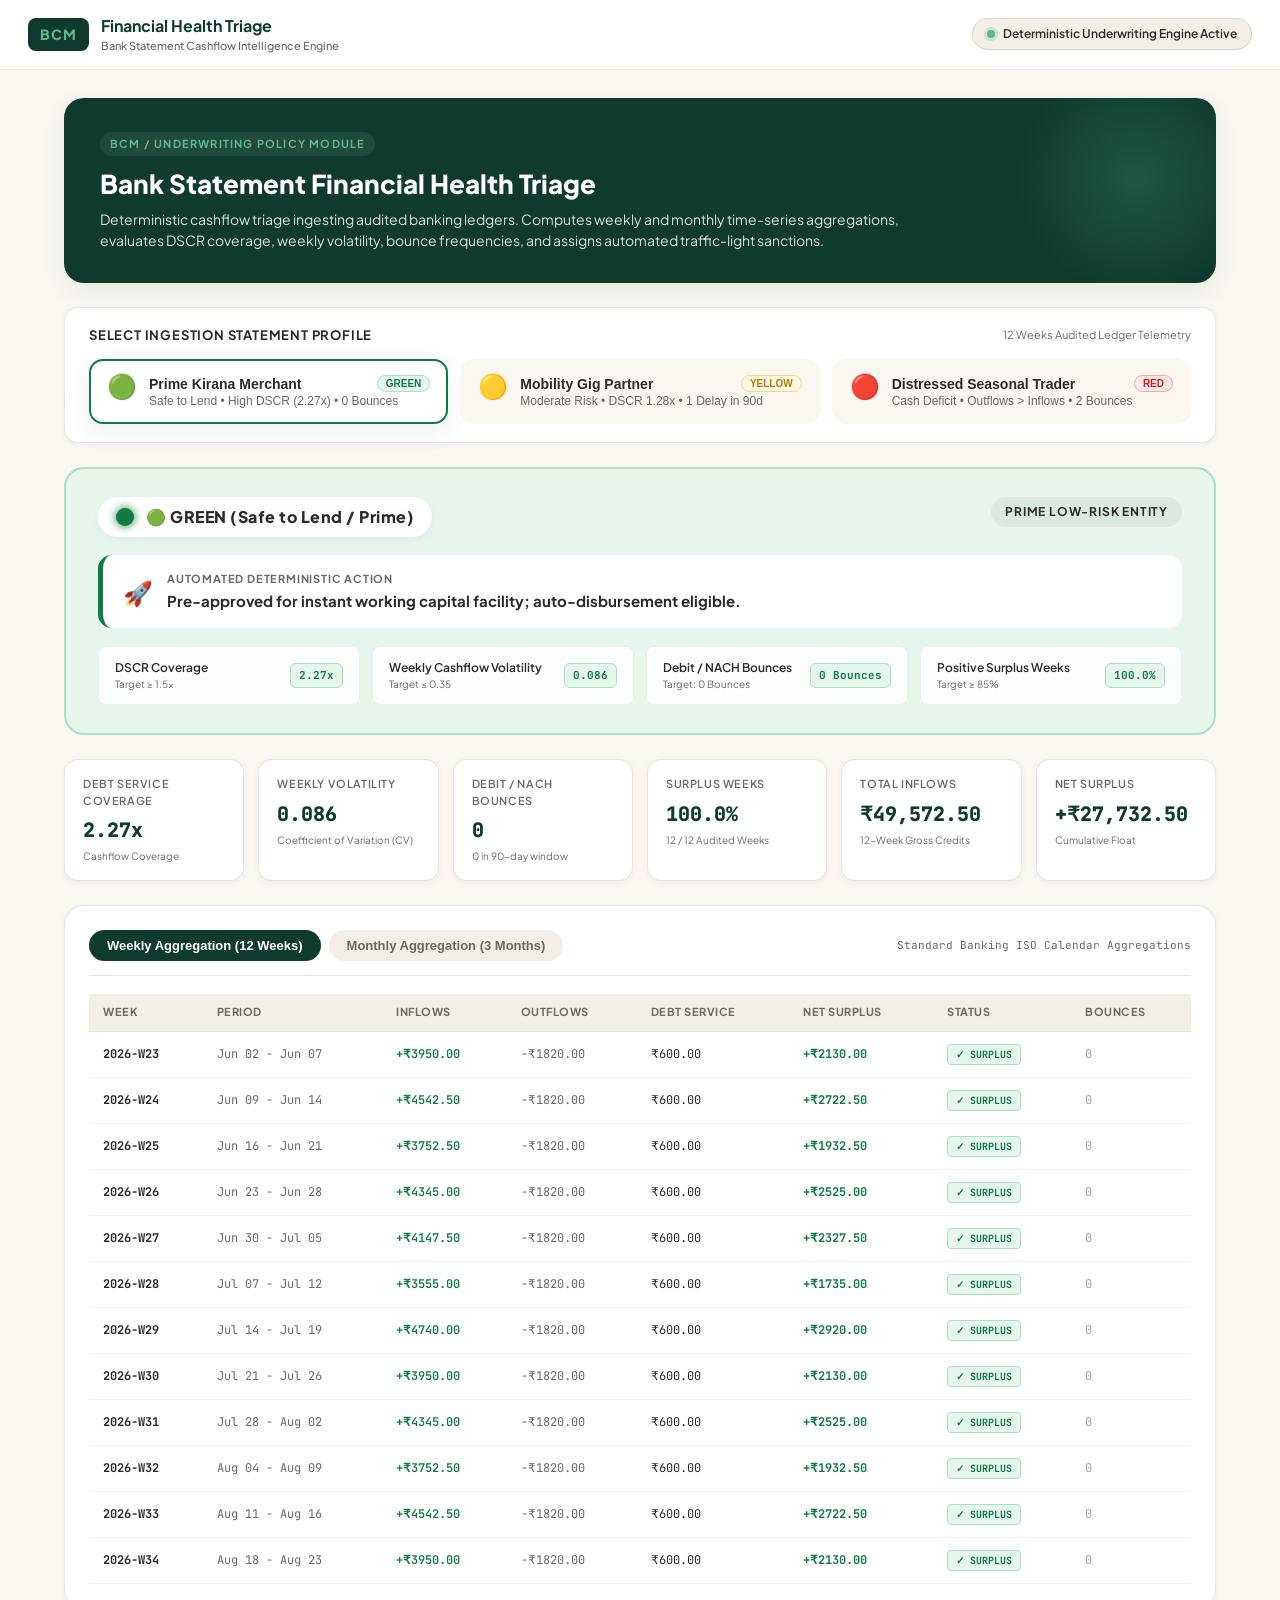
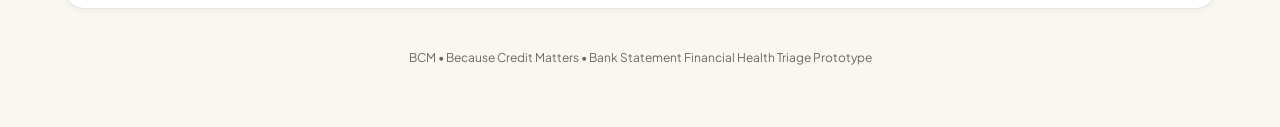
<file: BCM PROTOTYPE - TEAM VOYAGER/triage_dashboard.html>
<!DOCTYPE html>
<html lang="en">
<head>
  <meta charset="UTF-8">
  <meta name="viewport" content="width=device-width, initial-scale=1.0">
  <title>BCM — Bank Statement Financial Health Triage</title>
  <link rel="preconnect" href="https://fonts.googleapis.com">
  <link rel="preconnect" href="https://fonts.gstatic.com" crossorigin>
  <link href="https://fonts.googleapis.com/css2?family=Plus+Jakarta+Sans:wght@300;400;500;600;700;800&family=JetBrains+Mono:wght@400;500;600;700&display=swap" rel="stylesheet">
  <style>
    :root {
      --bg-canvas: #FAF7F1;
      --surface-card: #FFFFFF;
      --surface-elevated: #F3EFE6;
      --evergreen: #0E3B2E;
      --evergreen-dark: #07221A;
      --sage: #5FB88A;
      --sage-light: #EBF7F1;
      --charcoal: #2C2A28;
      --charcoal-muted: #6B6864;
      --border-subtle: rgba(44, 42, 40, 0.12);
      --border-focus: #0E3B2E;
      --flag-green: #107C41;
      --flag-green-bg: #E7F6ED;
      --flag-green-border: #A3E3BE;
      --flag-yellow: #B27B00;
      --flag-yellow-bg: #FEF7E6;
      --flag-yellow-border: #FCD680;
      --flag-red: #C5221F;
      --flag-red-bg: #FCE8E6;
      --flag-red-border: #F7A8A3;
      --radius-sm: 8px;
      --radius-md: 14px;
      --radius-lg: 20px;
      --shadow-sm: 0 2px 6px rgba(14, 59, 46, 0.05);
      --shadow-md: 0 8px 24px rgba(14, 59, 46, 0.08);
      --shadow-lg: 0 16px 40px rgba(14, 59, 46, 0.12);
    }

    * {
      box-sizing: border-box;
      margin: 0;
      padding: 0;
    }

    body {
      font-family: 'Plus Jakarta Sans', -apple-system, BlinkMacSystemFont, sans-serif;
      background-color: var(--bg-canvas);
      color: var(--charcoal);
      line-height: 1.5;
      padding-bottom: 60px;
      -webkit-font-smoothing: antialiased;
    }

    /* Top Navigation */
    .top-nav {
      background: rgba(255, 255, 255, 0.92);
      backdrop-filter: blur(12px);
      border-bottom: 1px solid var(--border-subtle);
      position: sticky;
      top: 0;
      z-index: 100;
      padding: 14px 28px;
      display: flex;
      align-items: center;
      justify-content: space-between;
    }

    .brand-group {
      display: flex;
      align-items: center;
      gap: 12px;
    }

    .brand-badge {
      background: var(--evergreen);
      color: var(--sage);
      font-weight: 800;
      font-size: 14px;
      letter-spacing: 1px;
      padding: 6px 12px;
      border-radius: var(--radius-sm);
    }

    .brand-title {
      font-size: 16px;
      font-weight: 700;
      color: var(--evergreen);
    }

    .brand-sub {
      font-size: 11px;
      color: var(--charcoal-muted);
      font-weight: 500;
    }

    .nav-status-pill {
      display: inline-flex;
      align-items: center;
      gap: 8px;
      background: var(--surface-elevated);
      border: 1px solid var(--border-subtle);
      padding: 6px 14px;
      border-radius: 999px;
      font-size: 12px;
      font-weight: 600;
    }

    .status-dot {
      width: 8px;
      height: 8px;
      border-radius: 50%;
      background: var(--sage);
      box-shadow: 0 0 0 3px rgba(95, 184, 138, 0.25);
    }

    /* Main Container */
    .container {
      max-width: 1200px;
      margin: 28px auto 0;
      padding: 0 24px;
    }

    /* Hero Banner */
    .hero-banner {
      background: var(--evergreen);
      color: #FFFFFF;
      border-radius: var(--radius-lg);
      padding: 32px 36px;
      box-shadow: var(--shadow-md);
      position: relative;
      overflow: hidden;
      margin-bottom: 24px;
    }

    .hero-banner::after {
      content: "";
      position: absolute;
      top: -40px;
      right: -40px;
      width: 240px;
      height: 240px;
      border-radius: 50%;
      background: radial-gradient(circle, rgba(95, 184, 138, 0.22) 0%, transparent 70%);
      pointer-events: none;
    }

    .hero-tag {
      display: inline-block;
      font-size: 11px;
      font-weight: 700;
      text-transform: uppercase;
      letter-spacing: 1.2px;
      color: var(--sage);
      background: rgba(255, 255, 255, 0.08);
      padding: 4px 10px;
      border-radius: 999px;
      margin-bottom: 12px;
    }

    .hero-title {
      font-size: 26px;
      font-weight: 800;
      line-height: 1.25;
      margin-bottom: 8px;
    }

    .hero-desc {
      font-size: 14px;
      color: rgba(255, 255, 255, 0.85);
      max-width: 820px;
    }

    /* Persona Switcher Bar */
    .preset-selector-card {
      background: var(--surface-card);
      border: 1px solid var(--border-subtle);
      border-radius: var(--radius-md);
      padding: 18px 24px;
      box-shadow: var(--shadow-sm);
      margin-bottom: 24px;
    }

    .preset-header {
      display: flex;
      justify-content: space-between;
      align-items: center;
      margin-bottom: 14px;
    }

    .preset-heading {
      font-size: 13px;
      font-weight: 700;
      color: var(--charcoal);
      text-transform: uppercase;
      letter-spacing: 0.8px;
    }

    .preset-buttons {
      display: grid;
      grid-template-columns: repeat(auto-fit, minmax(280px, 1fr));
      gap: 12px;
    }

    .preset-btn {
      background: var(--bg-canvas);
      border: 2px solid transparent;
      border-radius: var(--radius-md);
      padding: 14px 16px;
      text-align: left;
      cursor: pointer;
      transition: all 0.2s cubic-bezier(0.16, 1, 0.3, 1);
      display: flex;
      align-items: flex-start;
      gap: 12px;
    }

    .preset-btn:hover {
      background: #FFFFFF;
      box-shadow: var(--shadow-sm);
      transform: translateY(-2px);
    }

    .preset-btn.active {
      background: #FFFFFF;
      border-color: var(--evergreen);
      box-shadow: var(--shadow-md);
    }

    .preset-btn.active.green { border-color: var(--flag-green); }
    .preset-btn.active.yellow { border-color: var(--flag-yellow); }
    .preset-btn.active.red { border-color: var(--flag-red); }

    .preset-flag-icon {
      font-size: 24px;
      line-height: 1;
    }

    .preset-info {
      flex: 1;
    }

    .preset-name {
      font-size: 14px;
      font-weight: 700;
      color: var(--charcoal);
      display: flex;
      align-items: center;
      justify-content: space-between;
    }

    .preset-badge {
      font-size: 10px;
      font-weight: 700;
      padding: 2px 8px;
      border-radius: 999px;
    }

    .preset-badge.green { background: var(--flag-green-bg); color: var(--flag-green); border: 1px solid var(--flag-green-border); }
    .preset-badge.yellow { background: var(--flag-yellow-bg); color: var(--flag-yellow); border: 1px solid var(--flag-yellow-border); }
    .preset-badge.red { background: var(--flag-red-bg); color: var(--flag-red); border: 1px solid var(--flag-red-border); }

    .preset-role {
      font-size: 12px;
      color: var(--charcoal-muted);
      margin-top: 2px;
    }

    /* Traffic Light Flag Hero Card */
    .triage-result-card {
      border-radius: var(--radius-lg);
      padding: 28px 32px;
      margin-bottom: 24px;
      transition: all 0.3s ease;
      position: relative;
      overflow: hidden;
      border-width: 2px;
      border-style: solid;
    }

    .triage-result-card.GREEN {
      background: var(--flag-green-bg);
      border-color: var(--flag-green-border);
    }

    .triage-result-card.YELLOW {
      background: var(--flag-yellow-bg);
      border-color: var(--flag-yellow-border);
    }

    .triage-result-card.RED {
      background: var(--flag-red-bg);
      border-color: var(--flag-red-border);
    }

    .triage-header-row {
      display: flex;
      justify-content: space-between;
      align-items: flex-start;
      margin-bottom: 18px;
      flex-wrap: wrap;
      gap: 14px;
    }

    .traffic-light-pill {
      display: inline-flex;
      align-items: center;
      gap: 12px;
      background: #FFFFFF;
      padding: 8px 18px;
      border-radius: 999px;
      box-shadow: var(--shadow-sm);
    }

    .traffic-bulb {
      width: 18px;
      height: 18px;
      border-radius: 50%;
      display: inline-block;
    }

    .bulb-green { background: #107C41; box-shadow: 0 0 10px #107C41; }
    .bulb-yellow { background: #E3A008; box-shadow: 0 0 10px #E3A008; }
    .bulb-red { background: #E02424; box-shadow: 0 0 10px #E02424; }

    .traffic-title {
      font-size: 16px;
      font-weight: 800;
      letter-spacing: 0.5px;
    }

    .profile-risk-tag {
      font-size: 12px;
      font-weight: 700;
      text-transform: uppercase;
      letter-spacing: 0.8px;
      padding: 6px 14px;
      border-radius: 999px;
      background: rgba(0, 0, 0, 0.05);
    }

    .action-callout-box {
      background: #FFFFFF;
      border-radius: var(--radius-md);
      padding: 16px 20px;
      margin-top: 14px;
      border-left: 5px solid;
      display: flex;
      align-items: center;
      gap: 14px;
    }

    .GREEN .action-callout-box { border-left-color: var(--flag-green); }
    .YELLOW .action-callout-box { border-left-color: var(--flag-yellow); }
    .RED .action-callout-box { border-left-color: var(--flag-red); }

    .action-icon {
      font-size: 24px;
    }

    .action-text-label {
      font-size: 11px;
      font-weight: 700;
      text-transform: uppercase;
      letter-spacing: 0.8px;
      color: var(--charcoal-muted);
      margin-bottom: 2px;
    }

    .action-statement {
      font-size: 15px;
      font-weight: 700;
      color: var(--charcoal);
    }

    /* Criteria Checklist Grid */
    .criteria-cards-grid {
      display: grid;
      grid-template-columns: repeat(auto-fit, minmax(240px, 1fr));
      gap: 12px;
      margin-top: 18px;
    }

    .criteria-card {
      background: rgba(255, 255, 255, 0.85);
      border-radius: var(--radius-sm);
      padding: 12px 16px;
      display: flex;
      align-items: center;
      justify-content: space-between;
      border: 1px solid rgba(0, 0, 0, 0.06);
    }

    .crit-title {
      font-size: 12px;
      font-weight: 600;
      color: var(--charcoal);
    }

    .crit-target {
      font-size: 10px;
      color: var(--charcoal-muted);
    }

    .crit-badge {
      font-size: 11px;
      font-weight: 700;
      font-family: 'JetBrains Mono', monospace;
      padding: 3px 8px;
      border-radius: 6px;
    }

    .crit-badge.pass { background: var(--flag-green-bg); color: var(--flag-green); border: 1px solid var(--flag-green-border); }
    .crit-badge.warn { background: var(--flag-yellow-bg); color: var(--flag-yellow); border: 1px solid var(--flag-yellow-border); }
    .crit-badge.fail { background: var(--flag-red-bg); color: var(--flag-red); border: 1px solid var(--flag-red-border); }

    /* Advisory Checklist for RED */
    .advisory-container {
      background: #FFFFFF;
      border: 1px solid var(--flag-red-border);
      border-radius: var(--radius-md);
      padding: 22px 26px;
      margin-top: 20px;
      box-shadow: var(--shadow-sm);
    }

    .advisory-head {
      display: flex;
      align-items: center;
      gap: 10px;
      margin-bottom: 14px;
    }

    .advisory-head-title {
      font-size: 15px;
      font-weight: 800;
      color: var(--flag-red);
      text-transform: uppercase;
      letter-spacing: 0.5px;
    }

    .advisory-list {
      display: flex;
      flex-direction: column;
      gap: 12px;
    }

    .advisory-item {
      display: flex;
      align-items: flex-start;
      gap: 12px;
      background: var(--surface-elevated);
      padding: 12px 16px;
      border-radius: var(--radius-sm);
    }

    .advisory-num {
      background: var(--flag-red);
      color: #FFFFFF;
      width: 22px;
      height: 22px;
      border-radius: 50%;
      display: flex;
      align-items: center;
      justify-content: center;
      font-size: 11px;
      font-weight: 800;
      flex-shrink: 0;
      margin-top: 2px;
    }

    .advisory-item-title {
      font-size: 13px;
      font-weight: 700;
      color: var(--charcoal);
      margin-bottom: 2px;
    }

    .advisory-item-desc {
      font-size: 12px;
      color: var(--charcoal-muted);
      line-height: 1.4;
    }

    /* Telemetry Metrics Grid */
    .metrics-summary-grid {
      display: grid;
      grid-template-columns: repeat(auto-fit, minmax(170px, 1fr));
      gap: 14px;
      margin-bottom: 24px;
    }

    .metric-card {
      background: var(--surface-card);
      border: 1px solid var(--border-subtle);
      border-radius: var(--radius-md);
      padding: 16px 18px;
      box-shadow: var(--shadow-sm);
    }

    .metric-label {
      font-size: 11px;
      font-weight: 600;
      text-transform: uppercase;
      letter-spacing: 0.6px;
      color: var(--charcoal-muted);
      margin-bottom: 6px;
    }

    .metric-val {
      font-size: 20px;
      font-weight: 800;
      font-family: 'JetBrains Mono', monospace;
      color: var(--evergreen);
    }

    .metric-sub {
      font-size: 10px;
      color: var(--charcoal-muted);
      margin-top: 4px;
    }

    /* Tabs & Tables */
    .data-tabs-card {
      background: var(--surface-card);
      border: 1px solid var(--border-subtle);
      border-radius: var(--radius-lg);
      padding: 24px;
      box-shadow: var(--shadow-sm);
      margin-bottom: 24px;
    }

    .tabs-header {
      display: flex;
      justify-content: space-between;
      align-items: center;
      border-bottom: 1px solid var(--border-subtle);
      padding-bottom: 14px;
      margin-bottom: 18px;
      flex-wrap: wrap;
      gap: 12px;
    }

    .tab-pills {
      display: flex;
      gap: 8px;
    }

    .tab-btn {
      background: var(--surface-elevated);
      border: none;
      font-size: 13px;
      font-weight: 600;
      color: var(--charcoal-muted);
      padding: 8px 18px;
      border-radius: 999px;
      cursor: pointer;
      transition: all 0.2s ease;
    }

    .tab-btn.active {
      background: var(--evergreen);
      color: #FFFFFF;
    }

    .table-wrap {
      overflow-x: auto;
    }

    table.data-table {
      width: 100%;
      border-collapse: collapse;
      font-size: 12px;
      text-align: left;
    }

    table.data-table th {
      background: var(--surface-elevated);
      color: var(--charcoal-muted);
      font-weight: 700;
      font-size: 11px;
      text-transform: uppercase;
      letter-spacing: 0.5px;
      padding: 10px 14px;
      border-bottom: 1px solid var(--border-subtle);
    }

    table.data-table td {
      padding: 12px 14px;
      border-bottom: 1px solid rgba(44, 42, 40, 0.06);
      font-family: 'JetBrains Mono', monospace;
    }

    table.data-table tr:hover td {
      background: rgba(243, 239, 230, 0.5);
    }

    .tag-surplus {
      display: inline-block;
      padding: 2px 8px;
      border-radius: 4px;
      font-size: 10px;
      font-weight: 700;
      background: var(--flag-green-bg);
      color: var(--flag-green);
      border: 1px solid var(--flag-green-border);
    }

    .tag-deficit {
      display: inline-block;
      padding: 2px 8px;
      border-radius: 4px;
      font-size: 10px;
      font-weight: 700;
      background: var(--flag-red-bg);
      color: var(--flag-red);
      border: 1px solid var(--flag-red-border);
    }

    .tag-bounce {
      display: inline-block;
      padding: 2px 6px;
      border-radius: 4px;
      font-size: 10px;
      font-weight: 700;
      background: #FEE2E2;
      color: #991B1B;
    }

    /* Footer */
    .footer {
      text-align: center;
      font-size: 12px;
      color: var(--charcoal-muted);
      margin-top: 40px;
    }

    .hidden {
      display: none !important;
    }
  </style>
</head>
<body>

  <!-- Top Navigation Bar -->
  <header class="top-nav">
    <div class="brand-group">
      <span class="brand-badge">BCM</span>
      <div>
        <div class="brand-title">Financial Health Triage</div>
        <div class="brand-sub">Bank Statement Cashflow Intelligence Engine</div>
      </div>
    </div>
    <div class="nav-status-pill">
      <span class="status-dot"></span>
      <span>Deterministic Underwriting Engine Active</span>
    </div>
  </header>

  <div class="container">

    <!-- Hero Header -->
    <div class="hero-banner">
      <span class="hero-tag">BCM / Underwriting Policy Module</span>
      <h1 class="hero-title">Bank Statement Financial Health Triage</h1>
      <p class="hero-desc">
        Deterministic cashflow triage ingesting audited banking ledgers. Computes weekly and monthly time-series aggregations, evaluates DSCR coverage, weekly volatility, bounce frequencies, and assigns automated traffic-light sanctions.
      </p>
    </div>

    <!-- Preset Profile Selector -->
    <div class="preset-selector-card">
      <div class="preset-header">
        <span class="preset-heading">Select Ingestion Statement Profile</span>
        <span style="font-size: 11px; color: var(--charcoal-muted);">12 Weeks Audited Ledger Telemetry</span>
      </div>
      <div class="preset-buttons">
        <!-- Preset 1: Green -->
        <button id="btn-preset-green" class="preset-btn active green" onclick="loadPreset('green')">
          <span class="preset-flag-icon">🟢</span>
          <div class="preset-info">
            <div class="preset-name">
              <span>Prime Kirana Merchant</span>
              <span class="preset-badge green">GREEN</span>
            </div>
            <div class="preset-role">Safe to Lend • High DSCR (2.27x) • 0 Bounces</div>
          </div>
        </button>

        <!-- Preset 2: Yellow -->
        <button id="btn-preset-yellow" class="preset-btn yellow" onclick="loadPreset('yellow')">
          <span class="preset-flag-icon">🟡</span>
          <div class="preset-info">
            <div class="preset-name">
              <span>Mobility Gig Partner</span>
              <span class="preset-badge yellow">YELLOW</span>
            </div>
            <div class="preset-role">Moderate Risk • DSCR 1.28x • 1 Delay in 90d</div>
          </div>
        </button>

        <!-- Preset 3: Red -->
        <button id="btn-preset-red" class="preset-btn red" onclick="loadPreset('red')">
          <span class="preset-flag-icon">🔴</span>
          <div class="preset-info">
            <div class="preset-name">
              <span>Distressed Seasonal Trader</span>
              <span class="preset-badge red">RED</span>
            </div>
            <div class="preset-role">Cash Deficit • Outflows > Inflows • 2 Bounces</div>
          </div>
        </button>
      </div>
    </div>

    <!-- Traffic-Light Underwriting Flag Display -->
    <div id="triage-card" class="triage-result-card GREEN">
      <div class="triage-header-row">
        <div class="traffic-light-pill">
          <span id="traffic-bulb" class="traffic-bulb bulb-green"></span>
          <span id="traffic-title" class="traffic-title">🟢 GREEN (Safe to Lend / Prime)</span>
        </div>
        <span id="profile-risk-tag" class="profile-risk-tag">Prime Low-Risk Entity</span>
      </div>

      <!-- Action Callout Box -->
      <div class="action-callout-box">
        <div class="action-icon" id="action-icon">🚀</div>
        <div>
          <div class="action-text-label">Automated Deterministic Action</div>
          <div class="action-statement" id="action-statement">
            Pre-approved for instant working capital facility; auto-disbursement eligible.
          </div>
        </div>
      </div>

      <!-- Criteria Checklist -->
      <div class="criteria-cards-grid" id="criteria-checklist">
        <!-- Dynamically injected -->
      </div>

      <!-- Advisory Checklist (Appears for RED) -->
      <div id="advisory-container" class="advisory-container hidden">
        <div class="advisory-head">
          <span style="font-size: 18px;">📋</span>
          <span class="advisory-head-title">Structured Advisory Checklist to Repair Liquidity Runway</span>
        </div>
        <div class="advisory-list" id="advisory-list">
          <!-- Dynamically populated -->
        </div>
      </div>
    </div>

    <!-- Key Metrics Cards -->
    <div class="metrics-summary-grid">
      <div class="metric-card">
        <div class="metric-label">Debt Service Coverage</div>
        <div class="metric-val" id="metric-dscr">2.27x</div>
        <div class="metric-sub" id="metric-dscr-sub">Cashflow Coverage</div>
      </div>
      <div class="metric-card">
        <div class="metric-label">Weekly Volatility</div>
        <div class="metric-val" id="metric-vol">0.086</div>
        <div class="metric-sub">Coefficient of Variation (CV)</div>
      </div>
      <div class="metric-card">
        <div class="metric-label">Debit / NACH Bounces</div>
        <div class="metric-val" id="metric-bounces">0</div>
        <div class="metric-sub" id="metric-bounces-sub">0 in 90-day window</div>
      </div>
      <div class="metric-card">
        <div class="metric-label">Surplus Weeks</div>
        <div class="metric-val" id="metric-surplus">100.0%</div>
        <div class="metric-sub" id="metric-surplus-sub">12 / 12 Audited Weeks</div>
      </div>
      <div class="metric-card">
        <div class="metric-label">Total Inflows</div>
        <div class="metric-val" id="metric-inflow">₹49,572</div>
        <div class="metric-sub">12-Week Gross Credits</div>
      </div>
      <div class="metric-card">
        <div class="metric-label">Net Surplus</div>
        <div class="metric-val" id="metric-net">+₹27,732</div>
        <div class="metric-sub">Cumulative Float</div>
      </div>
    </div>

    <!-- Time-Series Aggregations Table -->
    <div class="data-tabs-card">
      <div class="tabs-header">
        <div class="tab-pills">
          <button id="tab-weekly" class="tab-btn active" onclick="switchTab('weekly')">Weekly Aggregation (12 Weeks)</button>
          <button id="tab-monthly" class="tab-btn" onclick="switchTab('monthly')">Monthly Aggregation (3 Months)</button>
        </div>
        <div style="font-size: 11px; color: var(--charcoal-muted); font-family: 'JetBrains Mono', monospace;">
          Standard Banking ISO Calendar Aggregations
        </div>
      </div>

      <!-- Weekly Table -->
      <div id="view-weekly" class="table-wrap">
        <table class="data-table">
          <thead>
            <tr>
              <th>Week</th>
              <th>Period</th>
              <th>Inflows</th>
              <th>Outflows</th>
              <th>Debt Service</th>
              <th>Net Surplus</th>
              <th>Status</th>
              <th>Bounces</th>
            </tr>
          </thead>
          <tbody id="weekly-table-body">
            <!-- Dynamically populated -->
          </tbody>
        </table>
      </div>

      <!-- Monthly Table -->
      <div id="view-monthly" class="table-wrap hidden">
        <table class="data-table">
          <thead>
            <tr>
              <th>Month</th>
              <th>Inflows</th>
              <th>Outflows</th>
              <th>Debt Service</th>
              <th>Net Surplus</th>
              <th>Status</th>
              <th>Bounces</th>
            </tr>
          </thead>
          <tbody id="monthly-table-body">
            <!-- Dynamically populated -->
          </tbody>
        </table>
      </div>
    </div>

    <div class="footer">
      BCM &bull; Because Credit Matters &bull; Bank Statement Financial Health Triage Prototype
    </div>

  </div>

  <script>
    // Embedded Triage Data Presets
    const DATASETS = {
      green: {
        flag: "GREEN",
        title: "🟢 GREEN (Safe to Lend / Prime)",
        risk: "Prime Low-Risk Entity",
        bulbClass: "bulb-green",
        action: "Pre-approved for instant working capital facility; auto-disbursement eligible.",
        actionIcon: "🚀",
        metrics: {
          dscr: "2.27x",
          vol: "0.086",
          bounces: 0,
          bouncesSub: "0 in 90-day window",
          surplus: "100.0%",
          surplusSub: "12 / 12 Audited Weeks",
          inflow: "₹49,572.50",
          outflow: "₹21,840.00",
          net: "+₹27,732.50"
        },
        criteria: [
          { title: "DSCR Coverage", target: "Target ≥ 1.5x", val: "2.27x", pass: true, class: "pass" },
          { title: "Weekly Cashflow Volatility", target: "Target ≤ 0.35", val: "0.086", pass: true, class: "pass" },
          { title: "Debit / NACH Bounces", target: "Target: 0 Bounces", val: "0 Bounces", pass: true, class: "pass" },
          { title: "Positive Surplus Weeks", target: "Target ≥ 85%", val: "100.0%", pass: true, class: "pass" }
        ],
        advisory: null,
        weekly: [
          { week: "2026-W23", period: "Jun 02 - Jun 07", inflow: 3950.0, outflow: 1820.0, debt: 600.0, net: 2130.0, surplus: true, bounces: 0 },
          { week: "2026-W24", period: "Jun 09 - Jun 14", inflow: 4542.5, outflow: 1820.0, debt: 600.0, net: 2722.5, surplus: true, bounces: 0 },
          { week: "2026-W25", period: "Jun 16 - Jun 21", inflow: 3752.5, outflow: 1820.0, debt: 600.0, net: 1932.5, surplus: true, bounces: 0 },
          { week: "2026-W26", period: "Jun 23 - Jun 28", inflow: 4345.0, outflow: 1820.0, debt: 600.0, net: 2525.0, surplus: true, bounces: 0 },
          { week: "2026-W27", period: "Jun 30 - Jul 05", inflow: 4147.5, outflow: 1820.0, debt: 600.0, net: 2327.5, surplus: true, bounces: 0 },
          { week: "2026-W28", period: "Jul 07 - Jul 12", inflow: 3555.0, outflow: 1820.0, debt: 600.0, net: 1735.0, surplus: true, bounces: 0 },
          { week: "2026-W29", period: "Jul 14 - Jul 19", inflow: 4740.0, outflow: 1820.0, debt: 600.0, net: 2920.0, surplus: true, bounces: 0 },
          { week: "2026-W30", period: "Jul 21 - Jul 26", inflow: 3950.0, outflow: 1820.0, debt: 600.0, net: 2130.0, surplus: true, bounces: 0 },
          { week: "2026-W31", period: "Jul 28 - Aug 02", inflow: 4345.0, outflow: 1820.0, debt: 600.0, net: 2525.0, surplus: true, bounces: 0 },
          { week: "2026-W32", period: "Aug 04 - Aug 09", inflow: 3752.5, outflow: 1820.0, debt: 600.0, net: 1932.5, surplus: true, bounces: 0 },
          { week: "2026-W33", period: "Aug 11 - Aug 16", inflow: 4542.5, outflow: 1820.0, debt: 600.0, net: 2722.5, surplus: true, bounces: 0 },
          { week: "2026-W34", period: "Aug 18 - Aug 23", inflow: 3950.0, outflow: 1820.0, debt: 600.0, net: 2130.0, surplus: true, bounces: 0 }
        ],
        monthly: [
          { month: "2026-06", inflow: 16590.0, outflow: 7280.0, debt: 2400.0, net: 9310.0, surplus: true, bounces: 0 },
          { month: "2026-07", inflow: 17380.0, outflow: 7280.0, debt: 2400.0, net: 10100.0, surplus: true, bounces: 0 },
          { month: "2026-08", inflow: 15602.5, outflow: 7280.0, debt: 2400.0, net: 8322.5, surplus: true, bounces: 0 }
        ]
      },
      yellow: {
        flag: "YELLOW",
        title: "🟡 YELLOW (Moderate Risk / Caution)",
        risk: "Moderate Risk / Cautionary Clearance",
        bulbClass: "bulb-yellow",
        action: "Conditional sanction with tranche-based drawdowns and daily auto-debit collection.",
        actionIcon: "⚠️",
        metrics: {
          dscr: "1.28x",
          vol: "0.432",
          bounces: 0,
          bouncesSub: "1 late delay in 90d",
          surplus: "66.7%",
          surplusSub: "8 / 12 Audited Weeks",
          inflow: "₹18,200.00",
          outflow: "₹14,235.00",
          net: "+₹3,965.00"
        },
        criteria: [
          { title: "DSCR Coverage", target: "1.0x ≤ DSCR < 1.5x", val: "1.28x", pass: true, class: "warn" },
          { title: "Weekly Cashflow Volatility", target: "0.35 to 0.65", val: "0.432", pass: true, class: "warn" },
          { title: "Delays/Bounces in 90 Days", target: "≤ 1 delay in 90d", val: "1 delay", pass: true, class: "warn" },
          { title: "Positive Surplus Weeks", target: "Controlled Deficits", val: "66.7%", pass: true, class: "warn" }
        ],
        advisory: null,
        weekly: [
          { week: "2026-W23", period: "Jun 02 - Jun 06", inflow: 1100.0, outflow: 1050.0, debt: 472.5, net: 50.0, surplus: true, bounces: 0 },
          { week: "2026-W24", period: "Jun 09 - Jun 13", inflow: 2400.0, outflow: 1500.0, debt: 675.0, net: 900.0, surplus: true, bounces: 0 },
          { week: "2026-W25", period: "Jun 16 - Jun 20", inflow: 900.0, outflow: 950.0, debt: 427.5, net: -50.0, surplus: false, bounces: 0 },
          { week: "2026-W26", period: "Jun 23 - Jun 27", inflow: 1800.0, outflow: 1300.0, debt: 585.0, net: 500.0, surplus: true, bounces: 0 },
          { week: "2026-W27", period: "Jun 30 - Jul 04", inflow: 2600.0, outflow: 1700.0, debt: 765.0, net: 900.0, surplus: true, bounces: 0 },
          { week: "2026-W28", period: "Jul 07 - Jul 11", inflow: 800.0, outflow: 850.0, debt: 382.5, net: -50.0, surplus: false, bounces: 0 },
          { week: "2026-W29", period: "Jul 14 - Jul 18", inflow: 1400.0, outflow: 1100.0, debt: 495.0, net: 300.0, surplus: true, bounces: 0 },
          { week: "2026-W30", period: "Jul 21 - Jul 25", inflow: 2200.0, outflow: 1450.0, debt: 652.5, net: 750.0, surplus: true, bounces: 0 },
          { week: "2026-W31", period: "Jul 28 - Aug 01", inflow: 750.0, outflow: 885.0, debt: 382.5, net: -135.0, surplus: false, bounces: 0 },
          { week: "2026-W32", period: "Aug 04 - Aug 08", inflow: 1600.0, outflow: 1200.0, debt: 540.0, net: 400.0, surplus: true, bounces: 0 },
          { week: "2026-W33", period: "Aug 11 - Aug 15", inflow: 2000.0, outflow: 1450.0, debt: 652.5, net: 550.0, surplus: true, bounces: 0 },
          { week: "2026-W34", period: "Aug 18 - Aug 22", inflow: 650.0, outflow: 800.0, debt: 360.0, net: -150.0, surplus: false, bounces: 0 }
        ],
        monthly: [
          { month: "2026-06", inflow: 6200.0, outflow: 4800.0, debt: 2160.0, net: 1400.0, surplus: true, bounces: 0 },
          { month: "2026-07", inflow: 7000.0, outflow: 5100.0, debt: 2295.0, net: 1900.0, surplus: true, bounces: 0 },
          { month: "2026-08", inflow: 5000.0, outflow: 4335.0, debt: 1935.0, net: 665.0, surplus: true, bounces: 0 }
        ]
      },
      red: {
        flag: "RED",
        title: "🔴 RED (High Risk / Cash Deficit)",
        risk: "High Risk / Cash Deficit Entity",
        bulbClass: "bulb-red",
        action: "Decline application; output structured advisory checklist to repair liquidity runway.",
        actionIcon: "🛑",
        metrics: {
          dscr: "0.70x",
          vol: "1.323",
          bounces: 2,
          bouncesSub: "2 NACH returns in 90d",
          surplus: "33.3%",
          surplusSub: "4 / 12 Audited Weeks",
          inflow: "₹11,000.00",
          outflow: "₹15,800.00",
          net: "-₹4,800.00"
        },
        criteria: [
          { title: "DSCR Coverage", target: "Trigger: DSCR < 1.0x (Outflows > Inflows)", val: "0.70x", pass: false, class: "fail" },
          { title: "Weekly Cashflow Volatility", target: "Trigger: Volatility > 0.65", val: "1.323", pass: false, class: "fail" },
          { title: "Debit / NACH Bounces", target: "Trigger: ≥ 2 Bounces", val: "2 Bounces", pass: false, class: "fail" },
          { title: "Persistent Deficit", target: "Trigger: Surplus < 50%", val: "33.3%", pass: false, class: "fail" }
        ],
        advisory: [
          { step: 1, title: "Immediate Cash Runway Cushion", desc: "Maintain a minimum operating liquidity floor of at least 14 days of average weekly outflows before seeking incremental credit facilities." },
          { step: 2, title: "Consolidate High-Cost Fixed Obligations", desc: "Restructure or consolidate short-term micro-loans to lower immediate weekly debt servicing requirements below 30% of gross inflows." },
          { step: 3, title: "Eliminate NACH & Debit Dishonour Penalties", desc: "Realign automated debit schedules (EMIs, supplier mandates) directly with verified inflow deposit dates to stop bounce charges." },
          { step: 4, title: "Smoothen Weekly Inflow Volatility", desc: "Diversify customer revenue channels or invoice milestone timing to bring weekly cashflow coefficient of variation below 0.35." },
          { step: 5, title: "60–90 Day Rehabilitation Re-audit", desc: "Demonstrate at least 6 consecutive weeks of positive net operating surplus before re-submitting for automated underwriting clearance." }
        ],
        weekly: [
          { week: "2026-W23", period: "Jun 02 - Jun 06", inflow: 2500.0, outflow: 1400.0, debt: 0.0, net: 1100.0, surplus: true, bounces: 0 },
          { week: "2026-W24", period: "Jun 09 - Jun 13", inflow: 0.0, outflow: 1600.0, debt: 0.0, net: -1600.0, surplus: false, bounces: 0 },
          { week: "2026-W25", period: "Jun 16 - Jun 20", inflow: 400.0, outflow: 1350.0, debt: 150.0, net: -950.0, surplus: false, bounces: 1 },
          { week: "2026-W26", period: "Jun 23 - Jun 27", inflow: 3100.0, outflow: 1300.0, debt: 0.0, net: 1800.0, surplus: true, bounces: 0 },
          { week: "2026-W27", period: "Jun 30 - Jul 04", inflow: 0.0, outflow: 1500.0, debt: 0.0, net: -1500.0, surplus: false, bounces: 0 },
          { week: "2026-W28", period: "Jul 07 - Jul 11", inflow: 0.0, outflow: 1100.0, debt: 0.0, net: -1100.0, surplus: false, bounces: 0 },
          { week: "2026-W29", period: "Jul 14 - Jul 18", inflow: 1800.0, outflow: 1250.0, debt: 0.0, net: 550.0, surplus: true, bounces: 0 },
          { week: "2026-W30", period: "Jul 21 - Jul 25", inflow: 200.0, outflow: 1550.0, debt: 150.0, net: -1350.0, surplus: false, bounces: 1 },
          { week: "2026-W31", period: "Jul 28 - Aug 01", inflow: 0.0, outflow: 1150.0, debt: 0.0, net: -1150.0, surplus: false, bounces: 0 },
          { week: "2026-W32", period: "Aug 04 - Aug 08", inflow: 2900.0, outflow: 1300.0, debt: 0.0, net: 1600.0, surplus: true, bounces: 0 },
          { week: "2026-W33", period: "Aug 11 - Aug 15", inflow: 100.0, outflow: 1200.0, debt: 0.0, net: -1100.0, surplus: false, bounces: 0 },
          { week: "2026-W34", period: "Aug 18 - Aug 22", inflow: 0.0, outflow: 1100.0, debt: 0.0, net: -1100.0, surplus: false, bounces: 0 }
        ],
        monthly: [
          { month: "2026-06", inflow: 6000.0, outflow: 5650.0, debt: 150.0, net: 350.0, surplus: true, bounces: 1 },
          { month: "2026-07", inflow: 2000.0, outflow: 5000.0, debt: 150.0, net: -3000.0, surplus: false, bounces: 1 },
          { month: "2026-08", inflow: 3000.0, outflow: 5150.0, debt: 0.0, net: -2150.0, surplus: false, bounces: 0 }
        ]
      }
    };

    function loadPreset(key) {
      const data = DATASETS[key];
      if (!data) return;

      // Update button active states
      document.querySelectorAll('.preset-btn').forEach(btn => btn.classList.remove('active'));
      const activeBtn = document.getElementById(`btn-preset-${key}`);
      if (activeBtn) activeBtn.classList.add('active');

      // Update Card Container Class
      const card = document.getElementById('triage-card');
      card.className = `triage-result-card ${data.flag}`;

      // Update Bulb & Title
      const bulb = document.getElementById('traffic-bulb');
      bulb.className = `traffic-bulb ${data.bulbClass}`;
      document.getElementById('traffic-title').textContent = data.title;
      document.getElementById('profile-risk-tag').textContent = data.risk;

      // Update Action
      document.getElementById('action-statement').textContent = data.action;
      document.getElementById('action-icon').textContent = data.actionIcon;

      // Update Metrics
      document.getElementById('metric-dscr').textContent = data.metrics.dscr;
      document.getElementById('metric-vol').textContent = data.metrics.vol;
      document.getElementById('metric-bounces').textContent = data.metrics.bounces;
      document.getElementById('metric-bounces-sub').textContent = data.metrics.bouncesSub;
      document.getElementById('metric-surplus').textContent = data.metrics.surplus;
      document.getElementById('metric-surplus-sub').textContent = data.metrics.surplusSub;
      document.getElementById('metric-inflow').textContent = data.metrics.inflow;
      document.getElementById('metric-net').textContent = data.metrics.net;

      // Update Criteria Checklist
      const criteriaList = document.getElementById('criteria-checklist');
      criteriaList.innerHTML = data.criteria.map(c => `
        <div class="criteria-card">
          <div>
            <div class="crit-title">${c.title}</div>
            <div class="crit-target">${c.target}</div>
          </div>
          <span class="crit-badge ${c.class}">${c.val}</span>
        </div>
      `).join('');

      // Update Advisory (RED only)
      const advisoryContainer = document.getElementById('advisory-container');
      const advisoryList = document.getElementById('advisory-list');
      if (data.advisory && data.advisory.length > 0) {
        advisoryContainer.classList.remove('hidden');
        advisoryList.innerHTML = data.advisory.map(a => `
          <div class="advisory-item">
            <div class="advisory-num">${a.step}</div>
            <div>
              <div class="advisory-item-title">${a.title}</div>
              <div class="advisory-item-desc">${a.desc}</div>
            </div>
          </div>
        `).join('');
      } else {
        advisoryContainer.classList.add('hidden');
      }

      // Render Tables
      renderWeeklyTable(data.weekly);
      renderMonthlyTable(data.monthly);
    }

    function renderWeeklyTable(rows) {
      const tbody = document.getElementById('weekly-table-body');
      tbody.innerHTML = rows.map(r => `
        <tr>
          <td><strong>${r.week}</strong></td>
          <td style="color: var(--charcoal-muted);">${r.period}</td>
          <td style="color: var(--flag-green); font-weight: 600;">+₹${r.inflow.toFixed(2)}</td>
          <td style="color: var(--charcoal-muted);">-₹${r.outflow.toFixed(2)}</td>
          <td>₹${r.debt.toFixed(2)}</td>
          <td style="font-weight: 700; color: ${r.net >= 0 ? 'var(--flag-green)' : 'var(--flag-red)'};">
            ${r.net >= 0 ? '+' : ''}₹${r.net.toFixed(2)}
          </td>
          <td>
            <span class="${r.surplus ? 'tag-surplus' : 'tag-deficit'}">
              ${r.surplus ? '✓ SURPLUS' : '⚠️ DEFICIT'}
            </span>
          </td>
          <td>
            ${r.bounces > 0 ? `<span class="tag-bounce">${r.bounces} BOUNCE</span>` : '<span style="color: #9CA3AF;">0</span>'}
          </td>
        </tr>
      `).join('');
    }

    function renderMonthlyTable(rows) {
      const tbody = document.getElementById('monthly-table-body');
      tbody.innerHTML = rows.map(r => `
        <tr>
          <td><strong>${r.month}</strong></td>
          <td style="color: var(--flag-green); font-weight: 600;">+₹${r.inflow.toFixed(2)}</td>
          <td style="color: var(--charcoal-muted);">-₹${r.outflow.toFixed(2)}</td>
          <td>₹${r.debt.toFixed(2)}</td>
          <td style="font-weight: 700; color: ${r.net >= 0 ? 'var(--flag-green)' : 'var(--flag-red)'};">
            ${r.net >= 0 ? '+' : ''}₹${r.net.toFixed(2)}
          </td>
          <td>
            <span class="${r.surplus ? 'tag-surplus' : 'tag-deficit'}">
              ${r.surplus ? '✓ SURPLUS' : '⚠️ DEFICIT'}
            </span>
          </td>
          <td>
            ${r.bounces > 0 ? `<span class="tag-bounce">${r.bounces} BOUNCE</span>` : '<span style="color: #9CA3AF;">0</span>'}
          </td>
        </tr>
      `).join('');
    }

    function switchTab(tab) {
      document.getElementById('tab-weekly').classList.toggle('active', tab === 'weekly');
      document.getElementById('tab-monthly').classList.toggle('active', tab === 'monthly');
      document.getElementById('view-weekly').classList.toggle('hidden', tab !== 'weekly');
      document.getElementById('view-monthly').classList.toggle('hidden', tab !== 'monthly');
    }

    // Initial Load
    document.addEventListener('DOMContentLoaded', () => {
      loadPreset('green');
    });
  </script>
</body>
</html>
</file>
